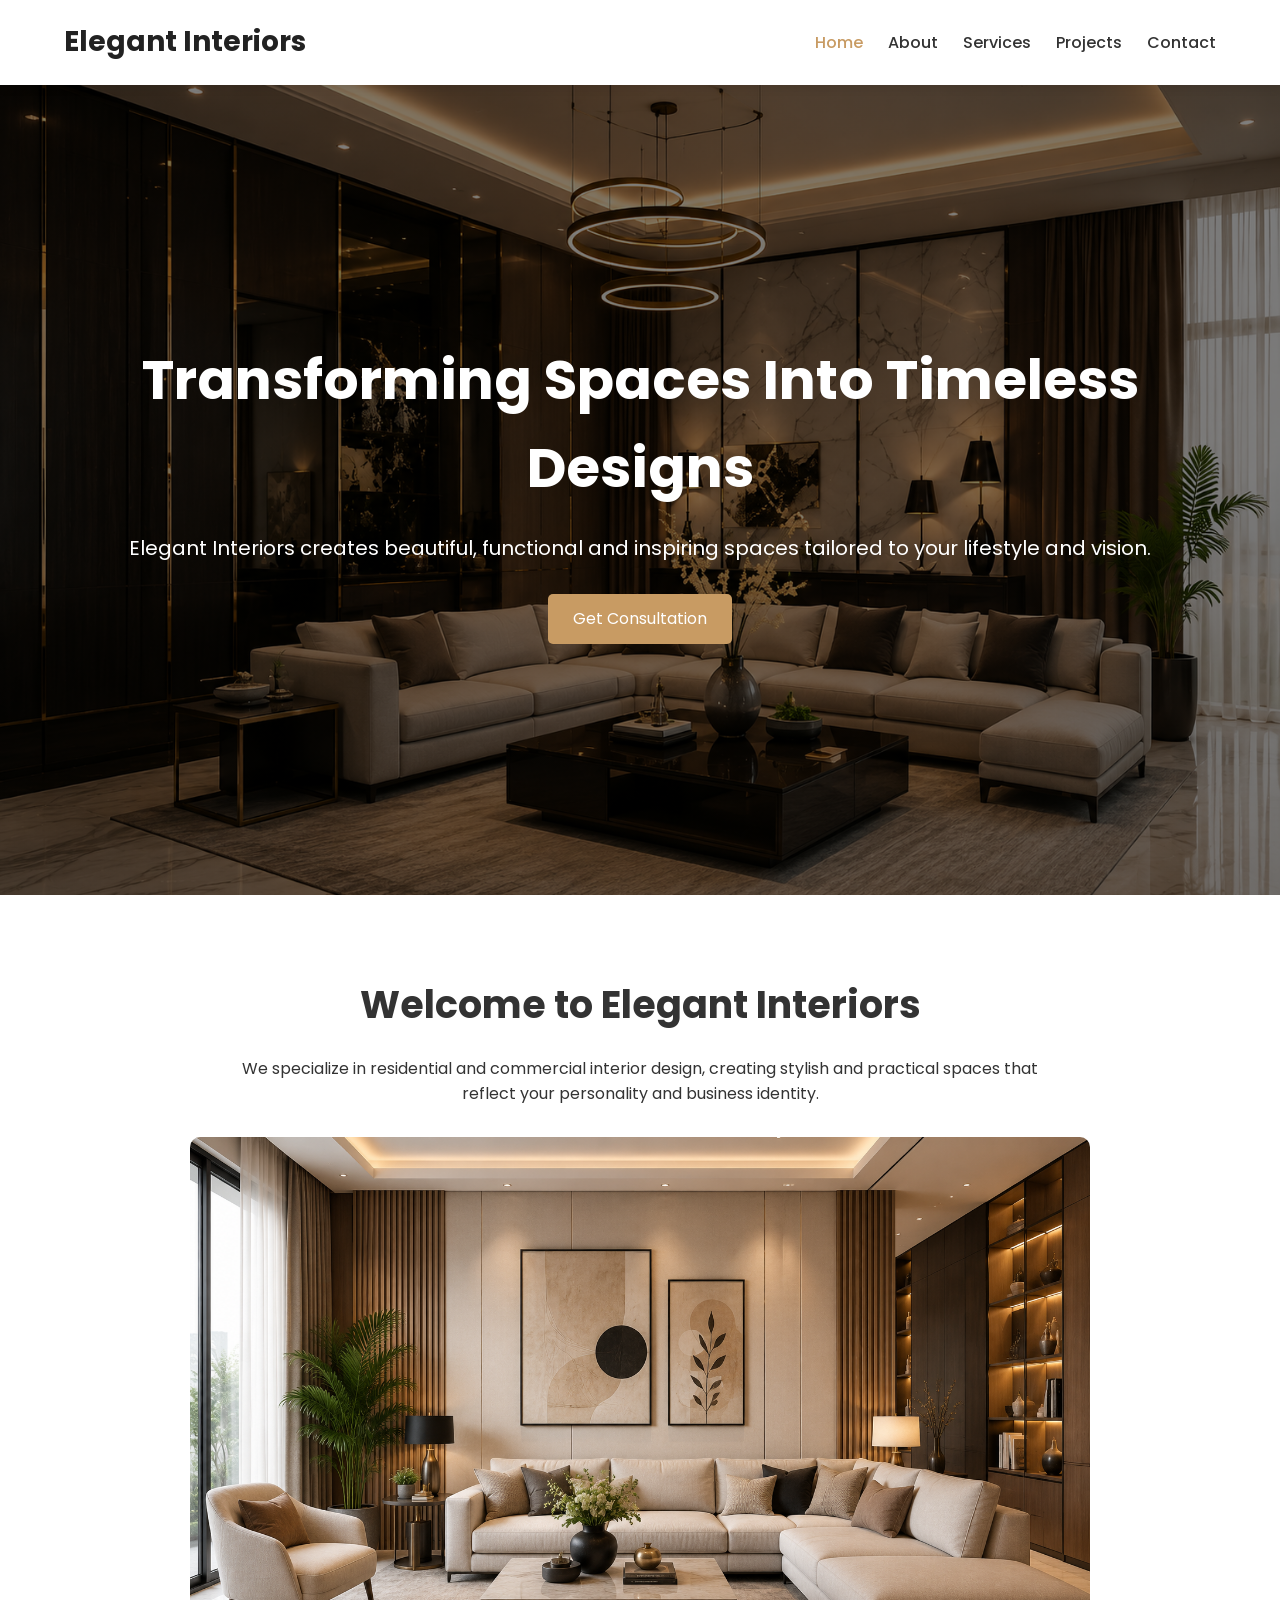
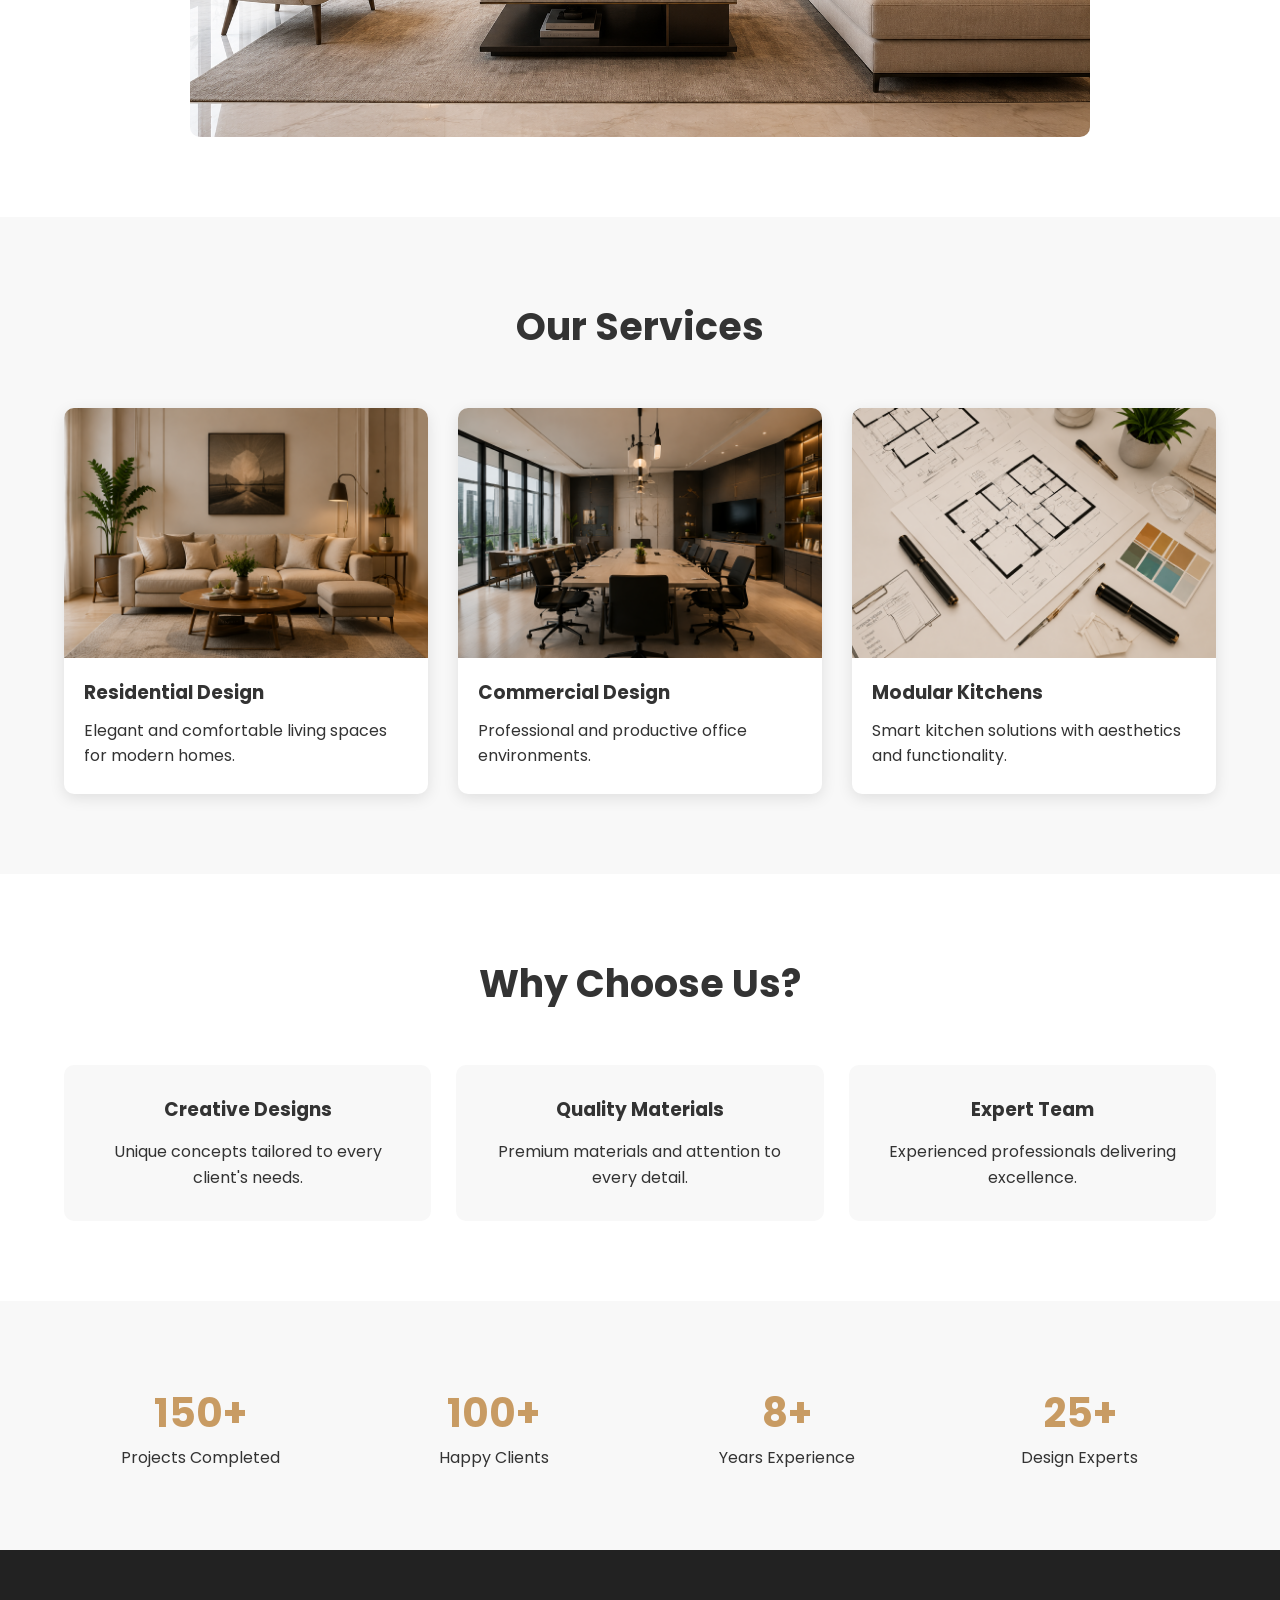
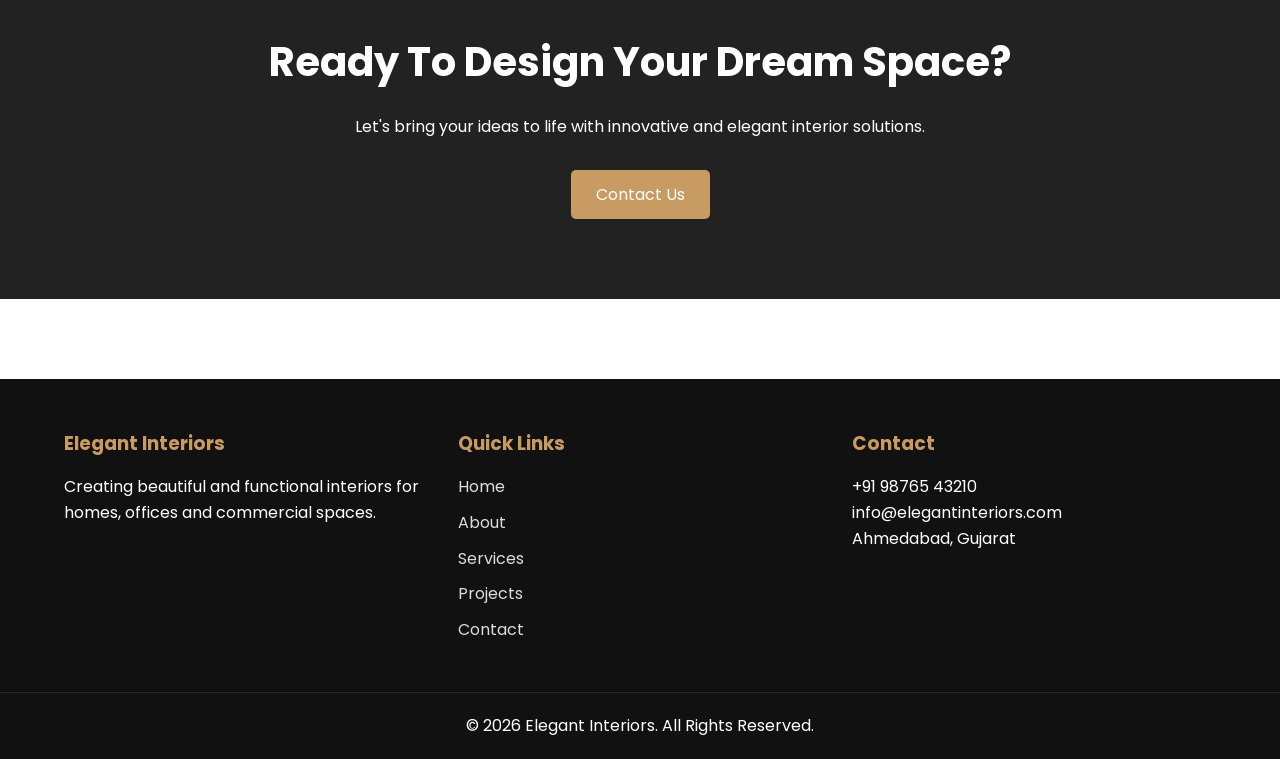
<file: index.html>
<!DOCTYPE html>
<html lang="en">
<head>
    <meta charset="UTF-8">
    <meta name="viewport" content="width=device-width, initial-scale=1.0">
    <title>Elegant Interiors</title>
    <link rel="stylesheet" href="style.css">
</head>
<body>

    <!-- Header -->
    <header>
        <nav class="navbar">
            <div class="logo">Elegant Interiors</div>

            <ul class="nav-links">
                <li><a href="index.html" class="active">Home</a></li>
                <li><a href="about.html">About</a></li>
                <li><a href="services.html">Services</a></li>
                <li><a href="projects.html">Projects</a></li>
                <li><a href="contact.html">Contact</a></li>
            </ul>
        </nav>
    </header>

    <!-- Hero Section -->
    <section class="hero">
        <div class="hero-content">
            <h1>Transforming Spaces Into Timeless Designs</h1>
            <p>
                Elegant Interiors creates beautiful, functional and inspiring
                spaces tailored to your lifestyle and vision.
            </p>
            <a href="contact.html" class="btn">Get Consultation</a>
        </div>
    </section>

    <!-- Intro -->
    <section class="intro">
        <div class="container">
            <h2>Welcome to Elegant Interiors</h2>

            <p>
                We specialize in residential and commercial interior design,
                creating stylish and practical spaces that reflect your
                personality and business identity.
            </p>

            <img src="about.jpg" alt="Interior Design">
        </div>
    </section>

    <!-- Featured Services -->
    <section class="services-preview">
        <div class="container">
            <h2>Our Services</h2>

            <div class="service-grid">

                <div class="service-card">
                    <img src="service1.jpg" alt="">
                    <h3>Residential Design</h3>
                    <p>
                        Elegant and comfortable living spaces for modern homes.
                    </p>
                </div>

                <div class="service-card">
                    <img src="service2.jpg" alt="">
                    <h3>Commercial Design</h3>
                    <p>
                        Professional and productive office environments.
                    </p>
                </div>

                <div class="service-card">
                    <img src="service3.jpg" alt="">
                    <h3>Modular Kitchens</h3>
                    <p>
                        Smart kitchen solutions with aesthetics and functionality.
                    </p>
                </div>

            </div>
        </div>
    </section>

    <!-- Why Choose Us -->
    <section class="why-us">
        <div class="container">
            <h2>Why Choose Us?</h2>

            <div class="features">

                <div class="feature-box">
                    <h3>Creative Designs</h3>
                    <p>
                        Unique concepts tailored to every client's needs.
                    </p>
                </div>

                <div class="feature-box">
                    <h3>Quality Materials</h3>
                    <p>
                        Premium materials and attention to every detail.
                    </p>
                </div>

                <div class="feature-box">
                    <h3>Expert Team</h3>
                    <p>
                        Experienced professionals delivering excellence.
                    </p>
                </div>

            </div>
        </div>
    </section>

<section class="stats">

    <div class="container">

        <div class="stats-grid">

            <div>
                <h2>150+</h2>
                <p>Projects Completed</p>
            </div>

            <div>
                <h2>100+</h2>
                <p>Happy Clients</p>
            </div>

            <div>
                <h2>8+</h2>
                <p>Years Experience</p>
            </div>

            <div>
                <h2>25+</h2>
                <p>Design Experts</p>
            </div>

        </div>

    </div>

</section>

    <!-- CTA -->
    <section class="cta">
        <div class="container">
            <h2>Ready To Design Your Dream Space?</h2>
            <p>
                Let's bring your ideas to life with innovative and elegant
                interior solutions.
            </p>

            <a href="contact.html" class="btn">Contact Us</a>
        </div>
    </section>

    <!-- Footer -->
    <footer>
        <div class="footer-content">

            <div>
                <h3>Elegant Interiors</h3>
                <p>
                    Creating beautiful and functional interiors for homes,
                    offices and commercial spaces.
                </p>
            </div>

            <div>
                <h3>Quick Links</h3>
                <ul>
                    <li><a href="index.html">Home</a></li>
                    <li><a href="about.html">About</a></li>
                    <li><a href="services.html">Services</a></li>
                    <li><a href="projects.html">Projects</a></li>
                    <li><a href="contact.html">Contact</a></li>
                </ul>
            </div>

            <div>
                <h3>Contact</h3>
                <p>+91 98765 43210</p>
                <p>info@elegantinteriors.com</p>
                <p>Ahmedabad, Gujarat</p>
            </div>

        </div>

        <div class="copyright">
            <p>&copy; 2026 Elegant Interiors. All Rights Reserved.</p>
        </div>
    </footer>

</body>
</html>
</file>
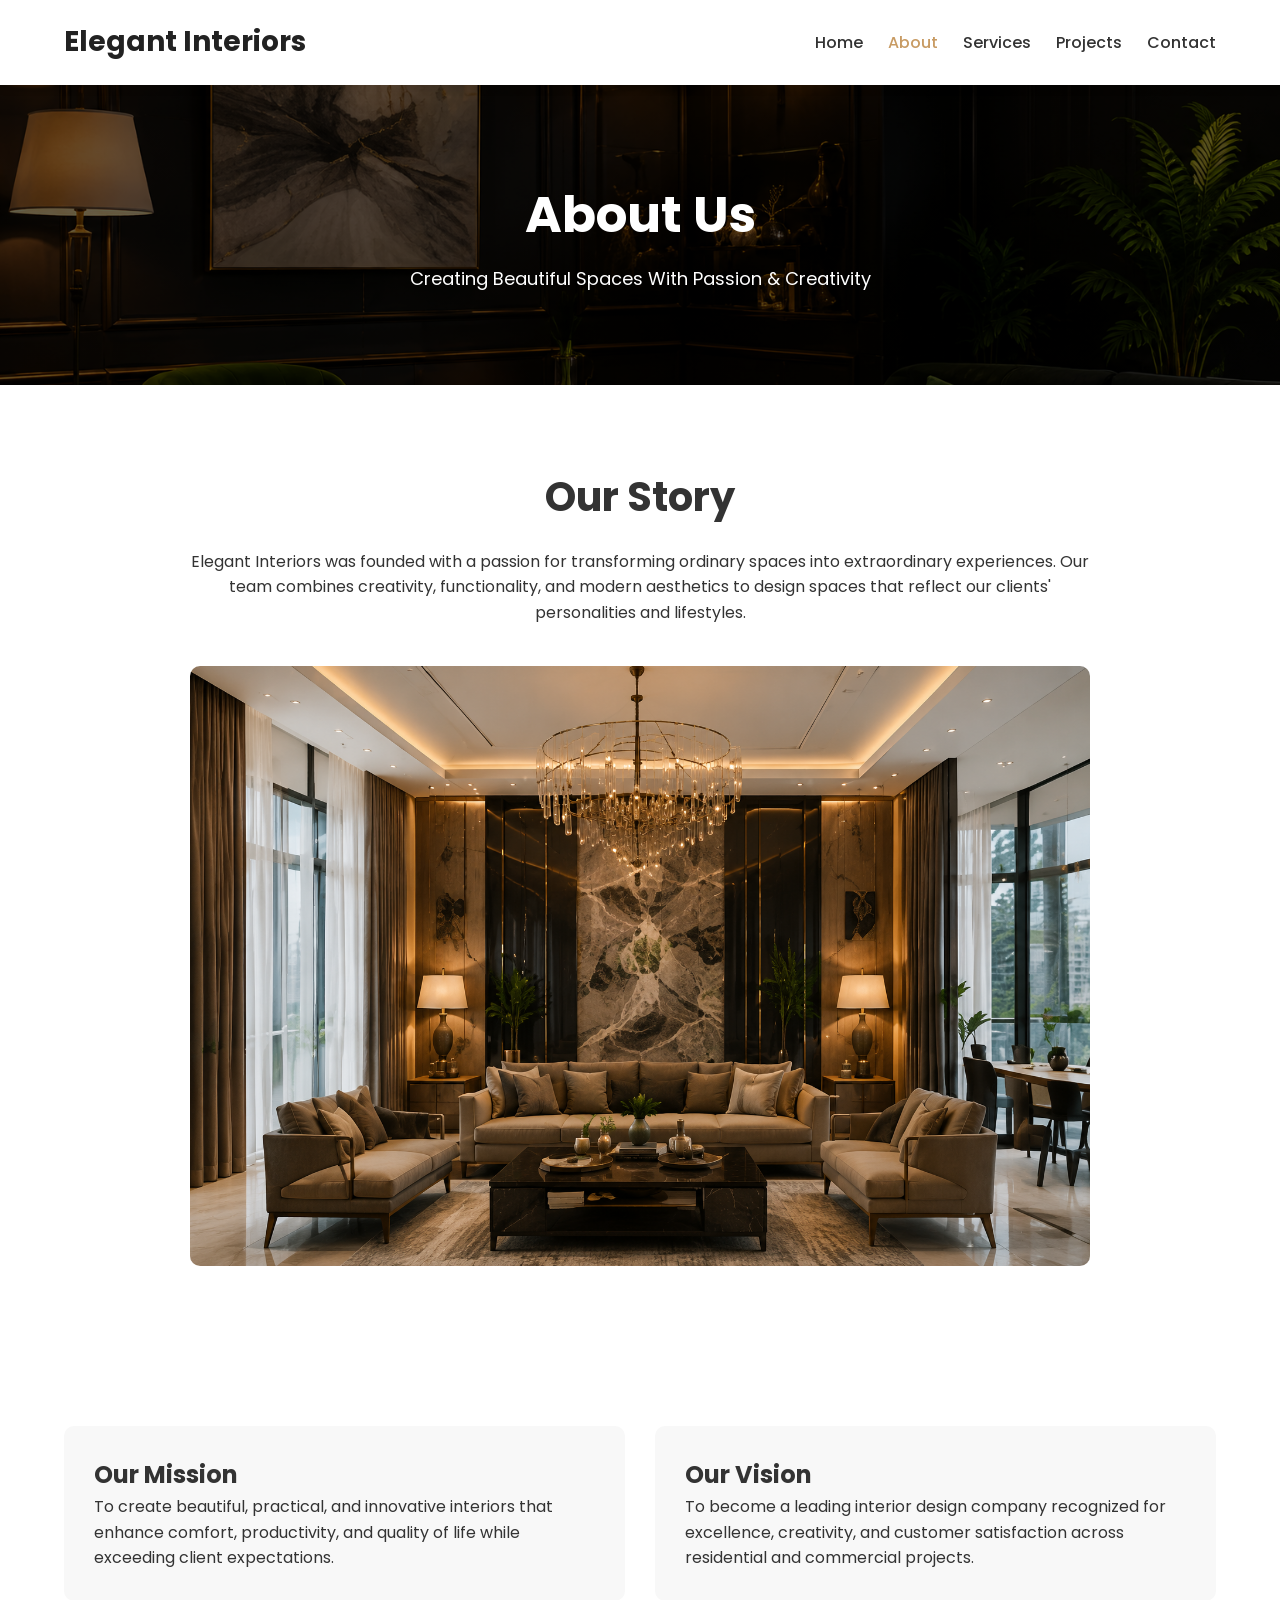
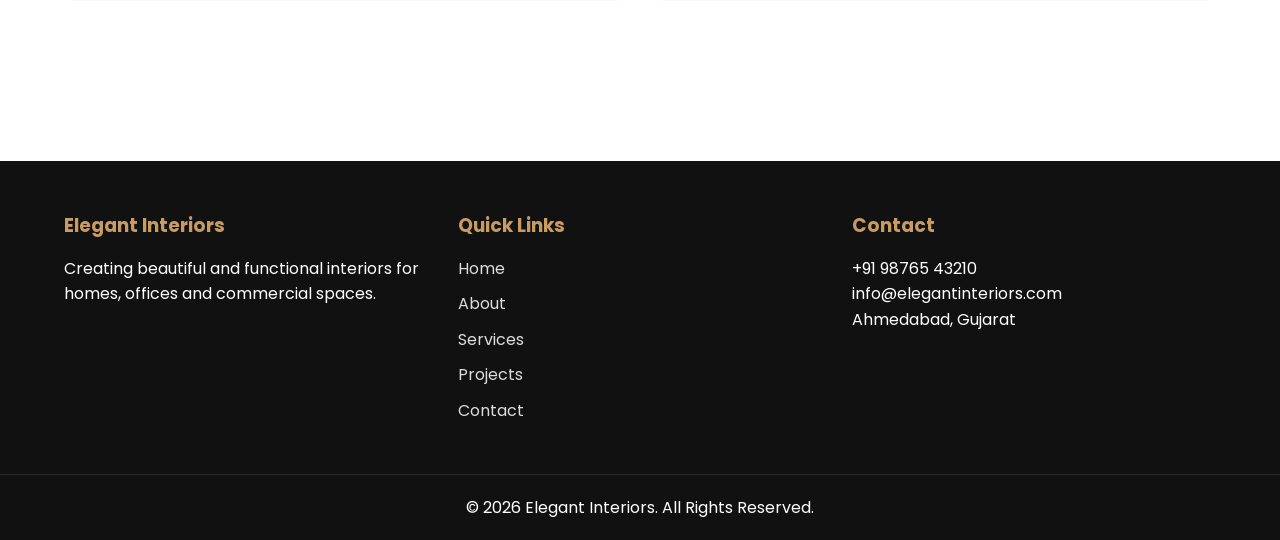
<file: about.html>
<!DOCTYPE html>
<html lang="en">
<head>
    <meta charset="UTF-8">
    <meta name="viewport" content="width=device-width, initial-scale=1.0">
    <title>About Us | Elegant Interiors</title>
    <link rel="stylesheet" href="style.css">
</head>
<body>

<header>
    <nav class="navbar">
        <div class="logo">Elegant Interiors</div>

        <ul class="nav-links">
            <li><a href="index.html">Home</a></li>
            <li><a href="about.html" class="active">About</a></li>
            <li><a href="services.html">Services</a></li>
            <li><a href="projects.html">Projects</a></li>
            <li><a href="contact.html">Contact</a></li>
        </ul>
    </nav>
</header>

<section class="page-banner">
    <div class="banner-content">
        <h1>About Us</h1>
        <p>Creating Beautiful Spaces With Passion & Creativity</p>
    </div>
</section>

<section class="about">
    <div class="container">

        <h2>Our Story</h2>

        <p>
            Elegant Interiors was founded with a passion for transforming
            ordinary spaces into extraordinary experiences. Our team combines
            creativity, functionality, and modern aesthetics to design spaces
            that reflect our clients' personalities and lifestyles.
        </p>

        <img src="project1.jpg" alt="About Elegant Interiors">

    </div>
</section>

<section class="mission-vision">
    <div class="container">

        <div class="mv-grid">

            <div class="mv-box">
                <h2>Our Mission</h2>

                <p>
                    To create beautiful, practical, and innovative interiors
                    that enhance comfort, productivity, and quality of life
                    while exceeding client expectations.
                </p>
            </div>

            <div class="mv-box">
                <h2>Our Vision</h2>

                <p>
                    To become a leading interior design company recognized for
                    excellence, creativity, and customer satisfaction across
                    residential and commercial projects.
                </p>
            </div>

        </div>

    </div>
</section>

<footer>
    <div class="footer-content">

        <div>
            <h3>Elegant Interiors</h3>
            <p>
                Creating beautiful and functional interiors for homes,
                offices and commercial spaces.
            </p>
        </div>

        <div>
            <h3>Quick Links</h3>
            <ul>
                <li><a href="index.html">Home</a></li>
                <li><a href="about.html">About</a></li>
                <li><a href="services.html">Services</a></li>
                <li><a href="projects.html">Projects</a></li>
                <li><a href="contact.html">Contact</a></li>
            </ul>
        </div>

        <div>
            <h3>Contact</h3>
            <p>+91 98765 43210</p>
            <p>info@elegantinteriors.com</p>
            <p>Ahmedabad, Gujarat</p>
        </div>

    </div>

    <div class="copyright">
        <p>&copy; 2026 Elegant Interiors. All Rights Reserved.</p>
    </div>
</footer>

</body>
</html>
</file>
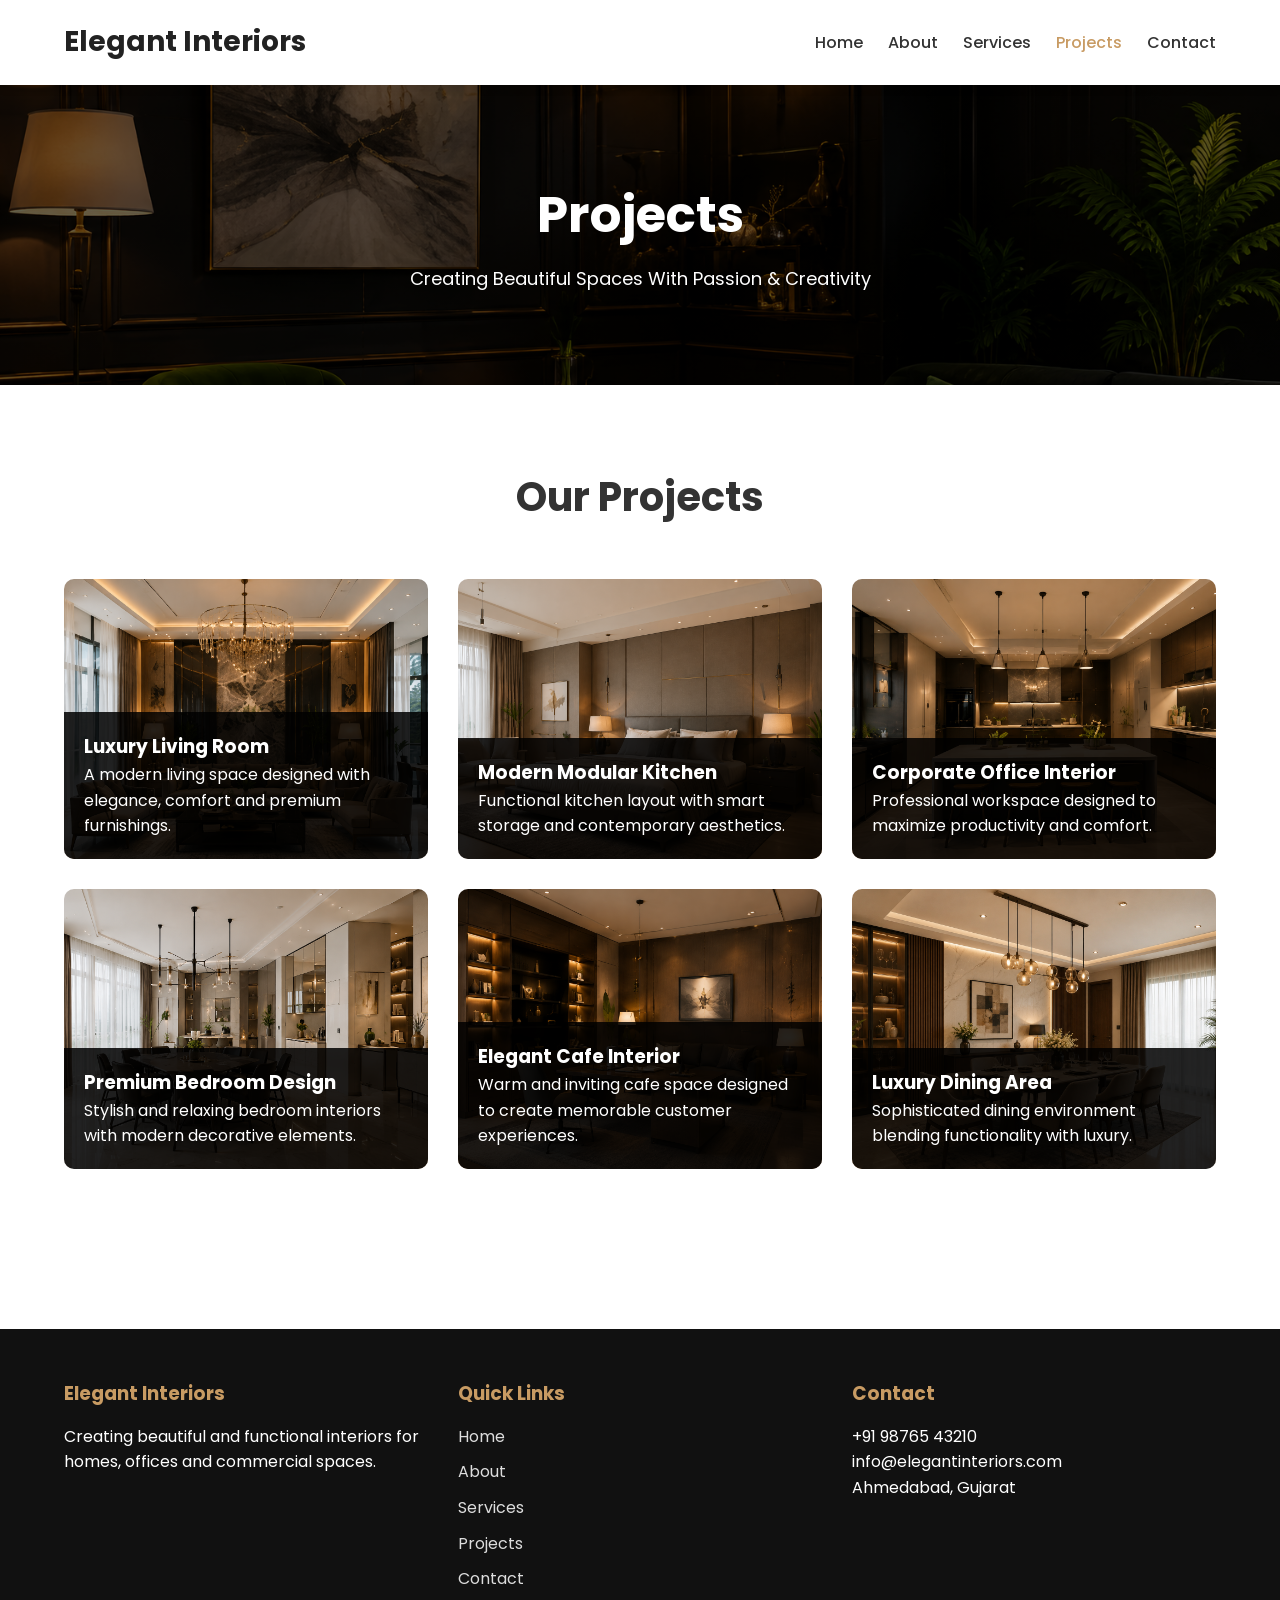
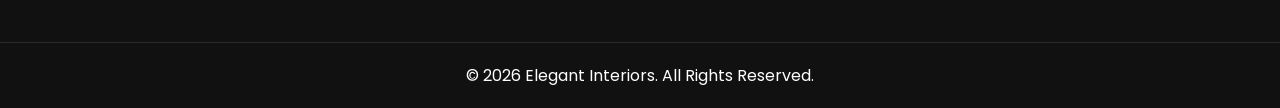
<file: projects.html>
<!DOCTYPE html>
<html lang="en">
<head>
    <meta charset="UTF-8">
    <meta name="viewport" content="width=device-width, initial-scale=1.0">
    <title>Projects | Elegant Interiors</title>
    <link rel="stylesheet" href="style.css">
</head>
<body>

<header>
    <nav class="navbar">
        <div class="logo">Elegant Interiors</div>

        <ul class="nav-links">
            <li><a href="index.html">Home</a></li>
            <li><a href="about.html">About</a></li>
            <li><a href="services.html">Services</a></li>
            <li><a href="projects.html" class="active">Projects</a></li>
            <li><a href="contact.html">Contact</a></li>
        </ul>
    </nav>
</header>

<section class="page-banner">
    <div class="banner-content">
        <h1>Projects</h1>
        <p>Creating Beautiful Spaces With Passion & Creativity</p>
    </div>
</section>

<section class="projects">
    <div class="container">

        <h2>Our Projects</h2>

        <div class="project-grid">

            <div class="project-card">
                <img src="project1.jpg" alt="Luxury Living Room">
                <div class="project-content">
                    <h3>Luxury Living Room</h3>
                    <p>
                        A modern living space designed with elegance,
                        comfort and premium furnishings.
                    </p>
                </div>
            </div>

            <div class="project-card">
                <img src="project2.jpg" alt="Modular Kitchen">
                <div class="project-content">
                    <h3>Modern Modular Kitchen</h3>
                    <p>
                        Functional kitchen layout with smart storage
                        and contemporary aesthetics.
                    </p>
                </div>
            </div>

            <div class="project-card">
                <img src="project3.jpg" alt="Office Interior">
                <div class="project-content">
                    <h3>Corporate Office Interior</h3>
                    <p>
                        Professional workspace designed to maximize
                        productivity and comfort.
                    </p>
                </div>
            </div>

            <div class="project-card">
                <img src="project4.jpg" alt="Bedroom Design">
                <div class="project-content">
                    <h3>Premium Bedroom Design</h3>
                    <p>
                        Stylish and relaxing bedroom interiors with
                        modern decorative elements.
                    </p>
                </div>
            </div>

            <div class="project-card">
                <img src="project5.jpg" alt="Cafe Interior">
                <div class="project-content">
                    <h3>Elegant Cafe Interior</h3>
                    <p>
                        Warm and inviting cafe space designed to
                        create memorable customer experiences.
                    </p>
                </div>
            </div>

            <div class="project-card">
                <img src="project6.jpg" alt="Dining Area">
                <div class="project-content">
                    <h3>Luxury Dining Area</h3>
                    <p>
                        Sophisticated dining environment blending
                        functionality with luxury.
                    </p>
                </div>
            </div>

        </div>

    </div>
</section>

<footer>
    <div class="footer-content">

        <div>
            <h3>Elegant Interiors</h3>
            <p>
                Creating beautiful and functional interiors for homes,
                offices and commercial spaces.
            </p>
        </div>

        <div>
            <h3>Quick Links</h3>
            <ul>
                <li><a href="index.html">Home</a></li>
                <li><a href="about.html">About</a></li>
                <li><a href="services.html">Services</a></li>
                <li><a href="projects.html">Projects</a></li>
                <li><a href="contact.html">Contact</a></li>
            </ul>
        </div>

        <div>
            <h3>Contact</h3>
            <p>+91 98765 43210</p>
            <p>info@elegantinteriors.com</p>
            <p>Ahmedabad, Gujarat</p>
        </div>

    </div>

    <div class="copyright">
        <p>&copy; 2026 Elegant Interiors. All Rights Reserved.</p>
    </div>
</footer>

</body>
</html>
</file>
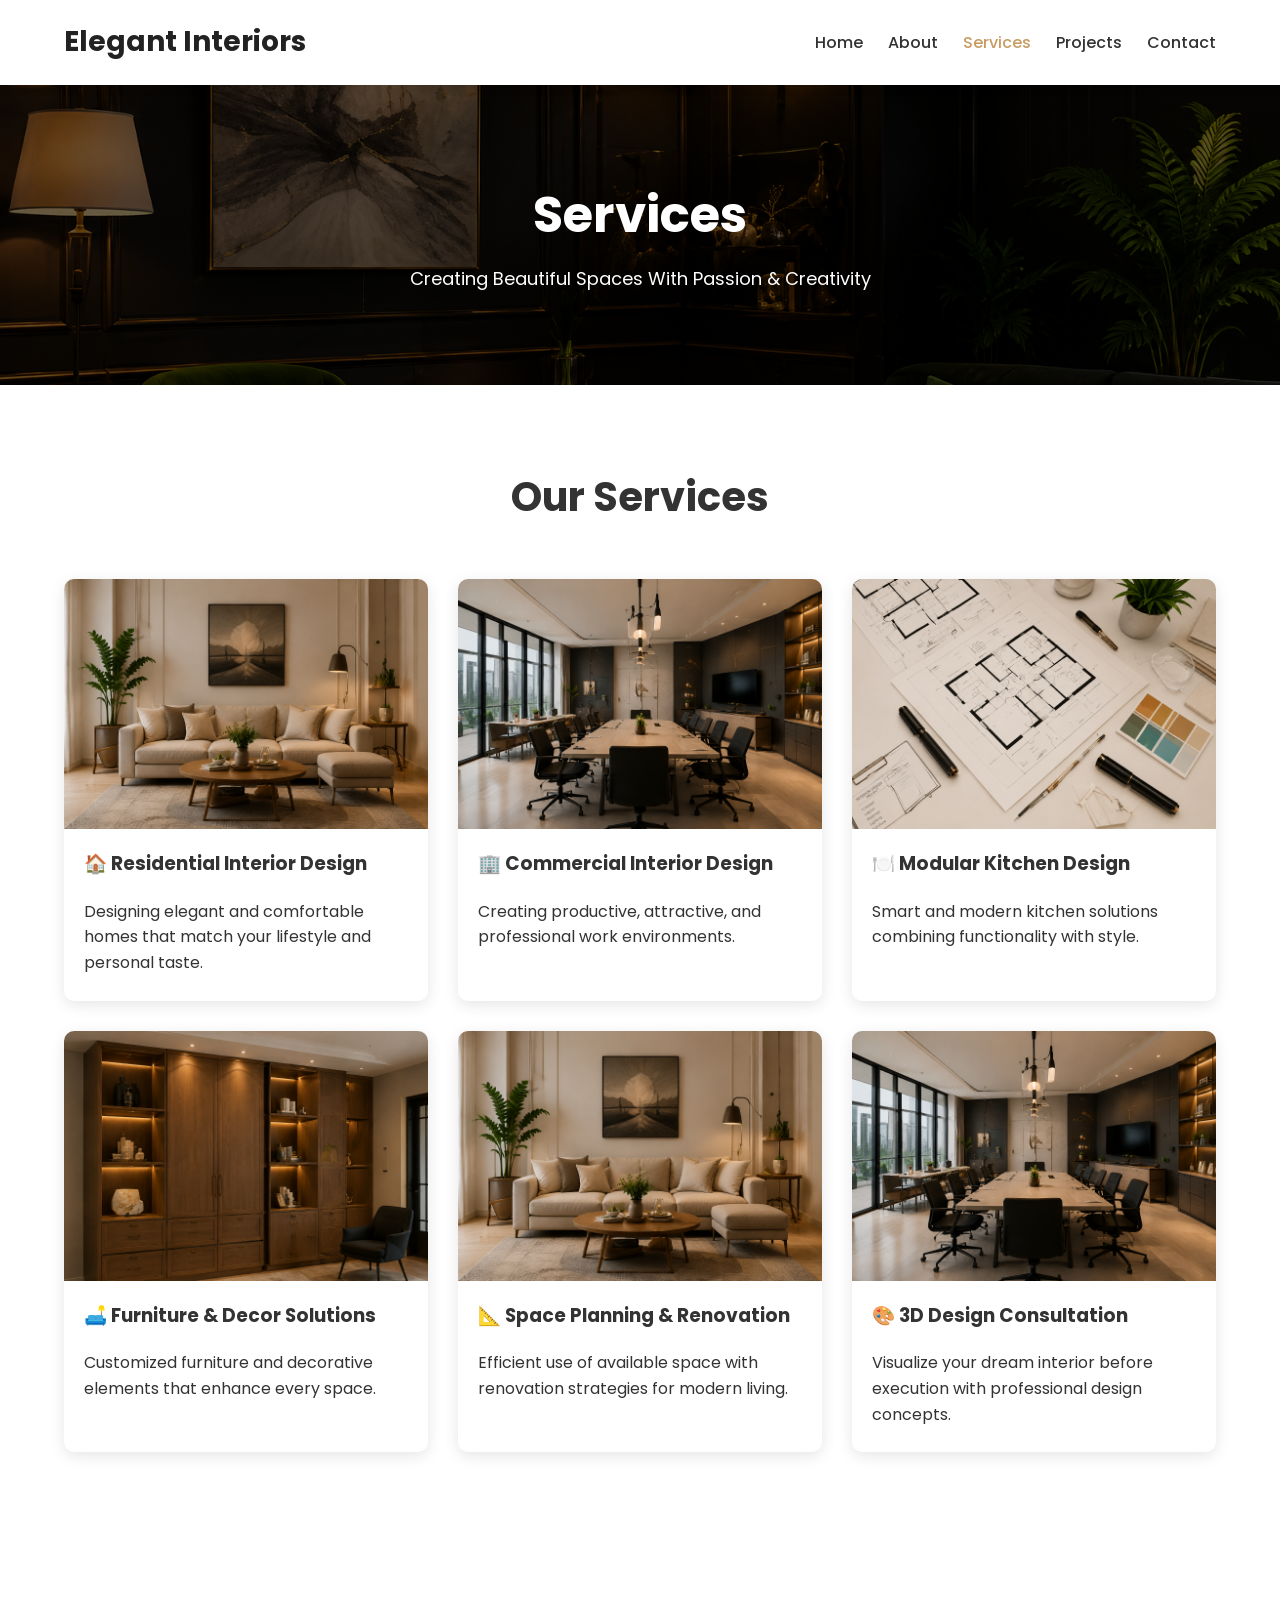
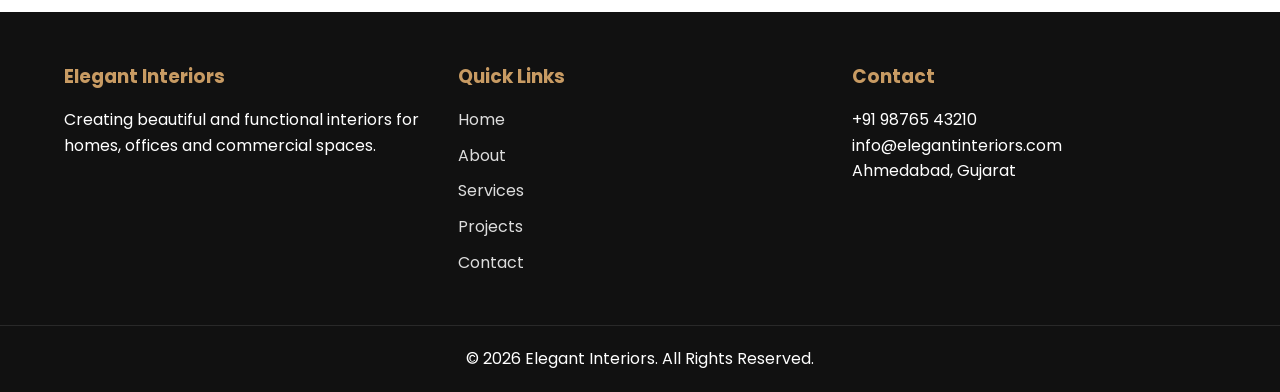
<file: services.html>
<!DOCTYPE html>
<html lang="en">
<head>
    <meta charset="UTF-8">
    <meta name="viewport" content="width=device-width, initial-scale=1.0">
    <title>Services | Elegant Interiors</title>
    <link rel="stylesheet" href="style.css">
</head>
<body>

<header>
    <nav class="navbar">
        <div class="logo">Elegant Interiors</div>

        <ul class="nav-links">
            <li><a href="index.html">Home</a></li>
            <li><a href="about.html">About</a></li>
            <li><a href="services.html" class="active">Services</a></li>
            <li><a href="projects.html">Projects</a></li>
            <li><a href="contact.html">Contact</a></li>
        </ul>
    </nav>
</header>

<section class="page-banner">
    <div class="banner-content">
        <h1>Services</h1>
        <p>Creating Beautiful Spaces With Passion & Creativity</p>
    </div>
</section>

<section class="services-page">
    <div class="container">

        <h2>Our Services</h2>

        <div class="services-container">

            <div class="service-item">
                <img src="service1.jpg" alt="">
                <h3>🏠 Residential Interior Design</h3>
                <p>
                    Designing elegant and comfortable homes that match your
                    lifestyle and personal taste.
                </p>
            </div>

            <div class="service-item">
                <img src="service2.jpg" alt="">
                <h3>🏢 Commercial Interior Design</h3>
                <p>
                    Creating productive, attractive, and professional work
                    environments.
                </p>
            </div>

            <div class="service-item">
                <img src="service3.jpg" alt="">
                <h3>🍽️ Modular Kitchen Design</h3>
                <p>
                    Smart and modern kitchen solutions combining functionality
                    with style.
                </p>
            </div>

            <div class="service-item">
                <img src="service4.jpg" alt="">
                <h3>🛋️ Furniture & Decor Solutions</h3>
                <p>
                    Customized furniture and decorative elements that enhance
                    every space.
                </p>
            </div>

            <div class="service-item">
               <img src="service1.jpg" alt="">
                <h3>📐 Space Planning & Renovation</h3>
                <p>
                    Efficient use of available space with renovation strategies
                    for modern living.
                </p>
            </div>

            <div class="service-item">
                <img src="service2.jpg" alt="">
                <h3>🎨 3D Design Consultation</h3>
                <p>
                    Visualize your dream interior before execution with
                    professional design concepts.
                </p>
            </div>

        </div>

    </div>
</section>

<footer>
    <div class="footer-content">

        <div>
            <h3>Elegant Interiors</h3>
            <p>
                Creating beautiful and functional interiors for homes,
                offices and commercial spaces.
            </p>
        </div>

        <div>
            <h3>Quick Links</h3>
            <ul>
                <li><a href="index.html">Home</a></li>
                <li><a href="about.html">About</a></li>
                <li><a href="services.html">Services</a></li>
                <li><a href="projects.html">Projects</a></li>
                <li><a href="contact.html">Contact</a></li>
            </ul>
        </div>

        <div>
            <h3>Contact</h3>
            <p>+91 98765 43210</p>
            <p>info@elegantinteriors.com</p>
            <p>Ahmedabad, Gujarat</p>
        </div>

    </div>

    <div class="copyright">
        <p>&copy; 2026 Elegant Interiors. All Rights Reserved.</p>
    </div>
</footer>

</body>
</html>
</file>
<file: style.css>
/* =========================
   GOOGLE FONTS
========================= */
@import url('https://fonts.googleapis.com/css2?family=Poppins:wght@300;400;500;600;700&display=swap');

/* =========================
   RESET
========================= */
*{
    margin:0;
    padding:0;
    box-sizing:border-box;
}

html{
    scroll-behavior:smooth;
}

body{
    font-family:'Poppins',sans-serif;
    line-height:1.6;
    color:#333;
    background:#fff;
}

img{
    width:100%;
    display:block;
}

a{
    text-decoration:none;
}

ul{
    list-style:none;
}

.container{
    width:90%;
    max-width:1200px;
    margin:auto;
}

/* =========================
   NAVBAR
========================= */

header{
    background:#fff;
    box-shadow:0 2px 10px rgba(0,0,0,0.1);
    position:sticky;
    top:0;
    z-index:1000;
}

.navbar{
    width:90%;
    max-width:1200px;
    margin:auto;
    display:flex;
    justify-content:space-between;
    align-items:center;
    padding:20px 0;
}

.logo{
    font-size:28px;
    font-weight:700;
    color:#222;
}

.nav-links{
    display:flex;
    gap:25px;
}

.nav-links a{
    color:#333;
    font-weight:500;
    transition:.3s;
    font: size 16px;
}

.nav-links a:hover,
.nav-links .active{
    color:#c89b63;
}

/* =========================
   BUTTON
========================= */

.btn{
    display:inline-block;
    background:#c89b63;
    color:#fff;
    padding:12px 25px;
    border-radius:5px;
    transition:.3s;
}

.btn:hover{
    background:#a9783d;
}

/* =========================
   HERO SECTION
========================= */

.hero{
    background:
    linear-gradient(rgba(0,0,0,.5),
    rgba(0,0,0,.5)),
    url('hero.jpg');

    background-size:cover;
    background-position:center;
    height:90vh;

    display:flex;
    justify-content:center;
    align-items:center;
    text-align:center;
}

.hero-content{
    color:#fff;
    width:80%;
}

.hero-content h1{
    font-size:55px;
    margin-bottom:20px;
}

.hero-content p{
    font-size:20px;
    margin-bottom:30px;
}

/* =========================
   INTRO
========================= */

.intro{
    padding:80px 0;
    text-align:center;
}

.intro h2{
    margin-bottom:20px;
    font-size:38px;
}

.intro p{
    max-width:850px;
    margin:0 auto 30px;
}

.intro img{
    max-width:900px;
    margin:auto;
    border-radius:10px;
}

/* =========================
   SERVICES PREVIEW
========================= */

.services-preview{
    background:#f8f8f8;
    padding:80px 0;
}

.services-preview h2{
    text-align:center;
    margin-bottom:50px;
    font-size:38px;
}

.service-grid{
    display:grid;
    grid-template-columns:repeat(auto-fit,minmax(300px,1fr));
    gap:30px;
}

.service-card{
    background:#fff;
    border-radius:10px;
    overflow:hidden;
    box-shadow:0 4px 15px rgba(0,0,0,0.1);
    transition:.4s;
}

.service-card:hover{
    transform:translateY(-10px);
}

.service-card img{
    height:250px;
    object-fit:cover;
}

.service-card h3{
    padding:20px 20px 10px;
}

.service-card p{
    padding:0 20px 25px;
}

/* =========================
   WHY CHOOSE US
========================= */

.why-us{
    padding:80px 0;
}

.why-us h2{
    text-align:center;
    margin-bottom:50px;
    font-size:38px;
}

.features{
    display:grid;
    grid-template-columns:repeat(auto-fit,minmax(250px,1fr));
    gap:25px;
}

.feature-box{
    text-align:center;
    padding:30px;
    border-radius:10px;
    background:#f8f8f8;
    transition:.3s;
}

.feature-box:hover{
    background:#c89b63;
    color:#fff;
}

.feature-box h3{
    margin-bottom:15px;
}

/* =========================
   CTA
========================= */

.cta{
    background:#222;
    color:#fff;
    text-align:center;
    padding:80px 20px;
}

.cta h2{
    font-size:40px;
    margin-bottom:20px;
}

.cta p{
    margin-bottom:30px;
}

/* =========================
   ABOUT PAGE
========================= */

.about{
    padding:80px 0;
}

.about h2{
    text-align:center;
    font-size:40px;
    margin-bottom:20px;
}

.about p{
    max-width:900px;
    margin:0 auto 40px;
    text-align:center;
}

.about img{
    max-width:900px;
    margin:auto;
    border-radius:10px;
}

.mission-vision{
    padding:80px 0;
}

.mv-grid{
    display:grid;
    grid-template-columns:repeat(auto-fit,minmax(350px,1fr));
    gap:30px;
}

.mv-box{
    background:#f8f8f8;
    padding:30px;
    border-radius:10px;
}

/* =========================
   SERVICES PAGE
========================= */

.services-page{
    padding:80px 0;
}

.services-page h2{
    text-align:center;
    font-size:40px;
    margin-bottom:50px;
}

.services-container{
    display:grid;
    grid-template-columns:repeat(auto-fit,minmax(300px,1fr));
    gap:30px;
}

.service-item{
    background:#fff;
    box-shadow:0 4px 15px rgba(0,0,0,.1);
    border-radius:10px;
    overflow:hidden;
    transition:.4s;
}

.service-item:hover{
    transform:translateY(-10px);
}

.service-item img{
    height:250px;
    object-fit:cover;
}

.service-item h3{
    padding:20px;
}

.service-item p{
    padding:0 20px 25px;
}

/* =========================
   PROJECTS PAGE
========================= */

.projects{
    padding:80px 0;
}

.projects h2{
    text-align:center;
    font-size:40px;
    margin-bottom:50px;
}

.project-grid{
    display:grid;
    grid-template-columns:repeat(auto-fit,minmax(320px,1fr));
    gap:30px;
}

.project-card{
    position:relative;
    overflow:hidden;
    border-radius:10px;
    cursor:pointer;
}

.project-card img{
    transition:.5s;
    height:280px;
    object-fit:cover;
}

.project-card:hover img{
    transform:scale(1.1);
}

.project-content{
    position:absolute;
    left:0;
    bottom:0;
    width:100%;
    background:rgba(0,0,0,.85);
    color:white;
    padding:20px;
}

.project-card:hover 

.project-content{
    bottom:0;
}

/* =========================
   CONTACT PAGE
========================= */

.contact{
    padding:100px 0;
}

.contact h2{
    text-align:center;
    margin-bottom:50px;
    font-size:40px;
}

.contact-wrapper{
    display:grid;
    grid-template-columns:repeat(auto-fit,minmax(350px,1fr));
    gap:40px;
}

.contact-form{
    display:flex;
    flex-direction:column;
}

.contact-form input,
.contact-form textarea{
    padding:15px;
    margin-bottom:20px;
    border:1px solid #ddd;
    border-radius:5px;
    font-size:16px;
}

.contact-form textarea{
    resize:none;
    height:150px;
}

.contact-info h3{
    margin-bottom:15px;
}

.contact-info p{
    margin-bottom:12px;
}

.map{
    margin-top:20px;
}

.map img{
    border-radius:10px;
}

/* =========================
   FOOTER
========================= */

footer{
    background:#111;
    color:#fff;
    padding-top:50px;
}

.footer-content{
    width:90%;
    max-width:1200px;
    margin:auto;

    display:grid;
    grid-template-columns:repeat(auto-fit,minmax(250px,1fr));
    gap:30px;
}

.footer-content h3{
    margin-bottom:15px;
}

.footer-content ul li{
    margin-bottom:10px;
}

.footer-content a{
    color:#ddd;
}

.footer-content a:hover{
    color:#c89b63;
}

.copyright{
    text-align:center;
    border-top:1px solid rgba(255,255,255,.1);
    margin-top:40px;
    padding:20px;
}

/* =========================
   MOBILE RESPONSIVE
========================= */

@media(max-width:768px){

    .navbar{
        flex-direction:column;
        gap:15px;
        padding:15px 0;
    }

    .logo{
        font-size:22px;
        text-align:center;
        white-space:normal;
    }

    .nav-links{
        display:flex;
        flex-wrap:wrap;
        justify-content:center;
        gap:12px;
    }

    .nav-links a{
        font-size:14px;
    }

    .hero{
        height:70vh;
    }

    .hero-content{
        width:90%;
        margin:auto;
    }

    .hero-content h1{
        font-size:28px;
        line-height:1.3;
    }

    .hero-content p{
        font-size:15px;
    }

    .intro h2,
    .why-us h2,
    .services-preview h2,
    .projects h2,
    .services-page h2,
    .contact h2,
    .about h2{
        font-size:28px;
    }

    .banner-content h1{
        font-size:35px;
    }

    .banner-content p{
        font-size:15px;
    }

    .service-grid,
    .services-container,
    .project-grid,
    .features,
    .mv-grid,
    .contact-wrapper{
        grid-template-columns:1fr;
    }

    .stats-grid{
        grid-template-columns:1fr;
    }

    .cta h2{
        font-size:28px;
    }

    .footer-content{
        grid-template-columns:1fr;
        text-align:center;
    }
}
/* PAGE BANNER */

.page-banner{
    height:300px;
    background:
    linear-gradient(rgba(0,0,0,.6),
    rgba(0,0,0,.6)),
    url('about-banner.jpg');

    background-size:cover;
    background-position:center;
    display:flex;
    justify-content:center;
    align-items:center;
    text-align:center;
}   

.banner-content{
    color:#fff;
}

.banner-content h1{
    font-size:50px;
    margin-bottom:10px;
}

.banner-content p{
    font-size:18px;
}

.stats{
    padding:80px 0;
    background:#f8f8f8;
}

.stats-grid{
    display:grid;
    grid-template-columns:repeat(auto-fit,minmax(200px,1fr));
    gap:20px;
    text-align:center;
}

.stats-grid h2{
    color:#c89b63;
    font-size:40px;
}

.contact-form input:focus,
.contact-form textarea:focus{
    outline:none;
    border-color:#c89b63;
    box-shadow:0 0 8px rgba(200,155,99,.4);
}

footer{
    margin-top:80px;
}

.footer-content h3{
    color:#c89b63;
}
</file>
